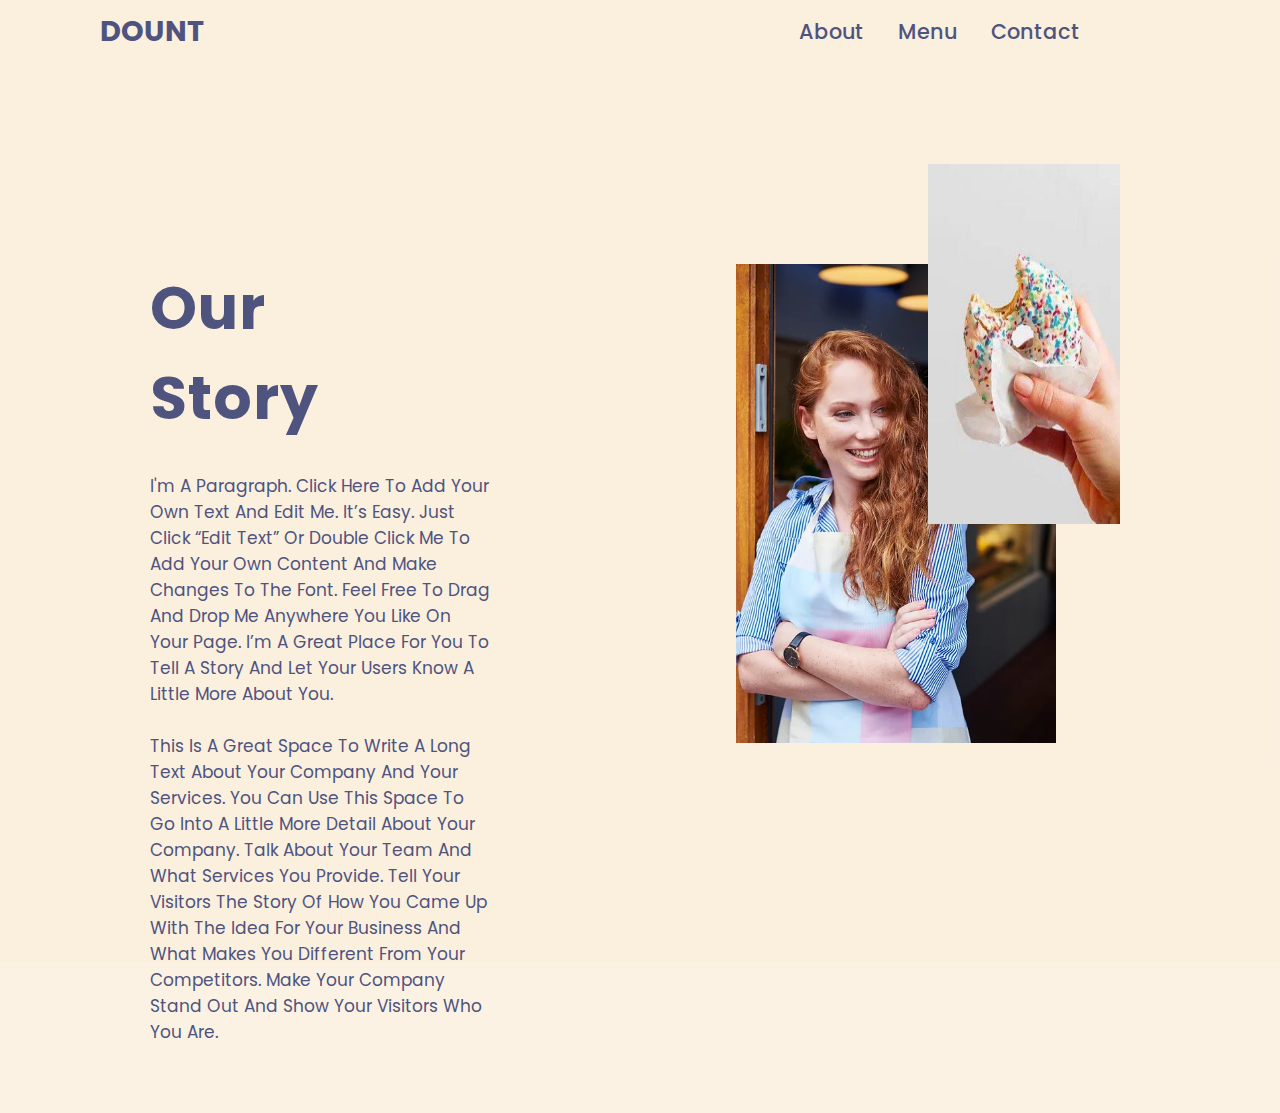
<file: inabout.html>
<html lang="en">
<head>
    
    <title> Reema </title>
    <link rel="stylesheet" href="css/style.css">
</head>
<body>
      <!-- الشريط الاعلى -->
      <header>
        <a href="index.html" class="logo"> dount </a>
        <nav class="navigation">
          <a href="inabout.html">About</a>
          <a href="inmenu.html">Menu</a>
          <a href="inContact.html">Contact</a>
        </nav>
      </header>
    <div id="ab">
   <div class="prgh">
    <h2>Our Story</h2>
    <p>
        

I'm a paragraph. Click here to add your own text and edit me. It’s easy. Just click “Edit Text” 
or double click me to add your own content and make changes to the font. Feel free to drag and drop me 
anywhere you like on your page. I’m a great place for you to tell a story and let your users know a little more about you. 
<br>
<br>
This is a great space to write a long text about your company and your services. You can use this space to go into a little more 
detail about your company. Talk about your team and what services you provide. Tell your visitors the story of how you came up 
with the idea for your business and what makes you different from your competitors. Make your
company stand out and show your visitors who you are.
    </p>
   </div>
   <div class="imgab">
    <img src="img/GettyImages.jpg" alt="">
    <img src="img/WA0015.jpg" alt="" id="im">
   </div>
    </div>
</file>
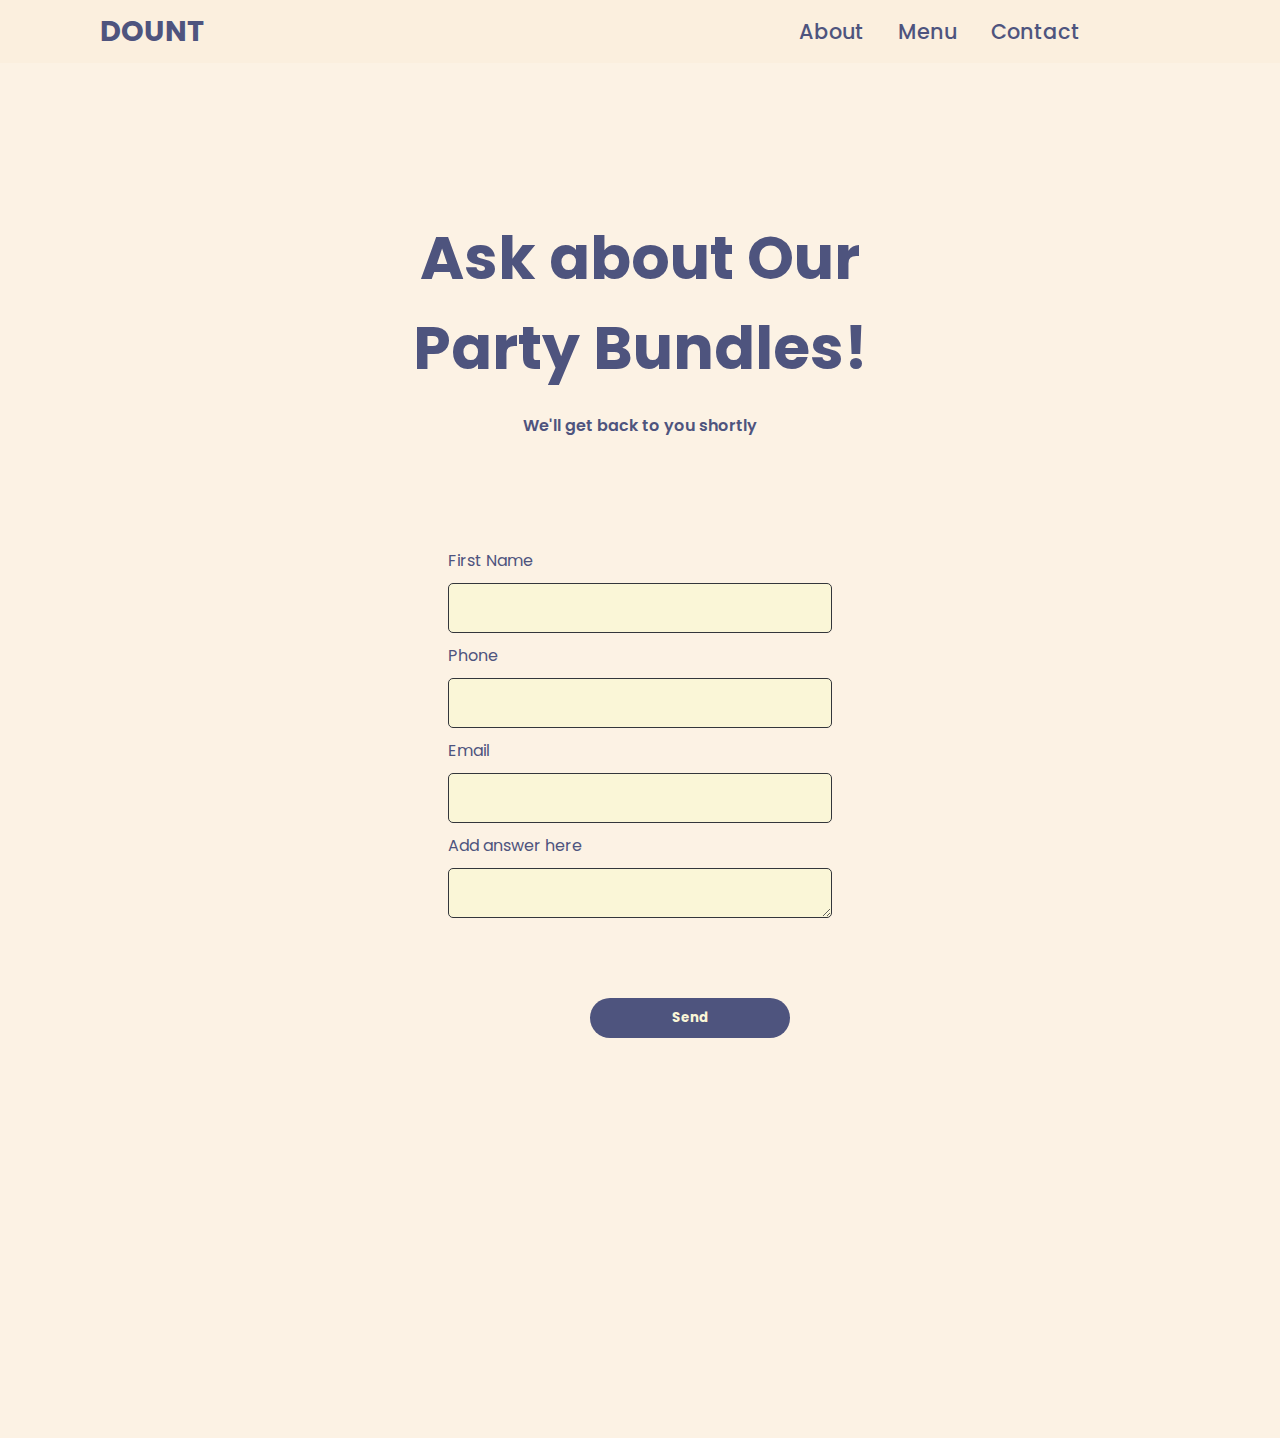
<file: inContact.html>
<html lang="en">
<head>


    <title> Reema </title>
    <link rel="stylesheet" href="css/style.css">
</head>
<body>
     <!-- الشريط الاعلى -->
     <header>
        <a href="index.html" class="logo"> dount </a>
        <nav class="navigation">
          <a href="inabout.html">About</a>
          <a href="inmenu.html">Menu</a>
          <a href="inContact.html">Contact</a>
        </nav>
      </header>


    <div id="cn">
        <h1>Ask about Our <br> Party Bundles!</h2>
        <p>We'll get back to you shortly</p>
    </div>
    
    <form>
        <div>
             <label for="fn">First Name</label>
             <input id="fn" type="text" required>
        </div>
     

        <div>
             <label for="pn">Phone</label>
             <input id="pn" type="tel" required >
        </div>
        
     
     


        <div>
            <label for="email">Email</label required>
            <input id="email" type="email">
        </div>
        <div>
            <label for="me">Add answer here</label>
            <textarea name="message" id="me" cols="60" rows="5" required></textarea>
       </div>
        <input class="button" type="submit" value="Send">

    </form>



    <div class="cnp">

    </div>
</file>
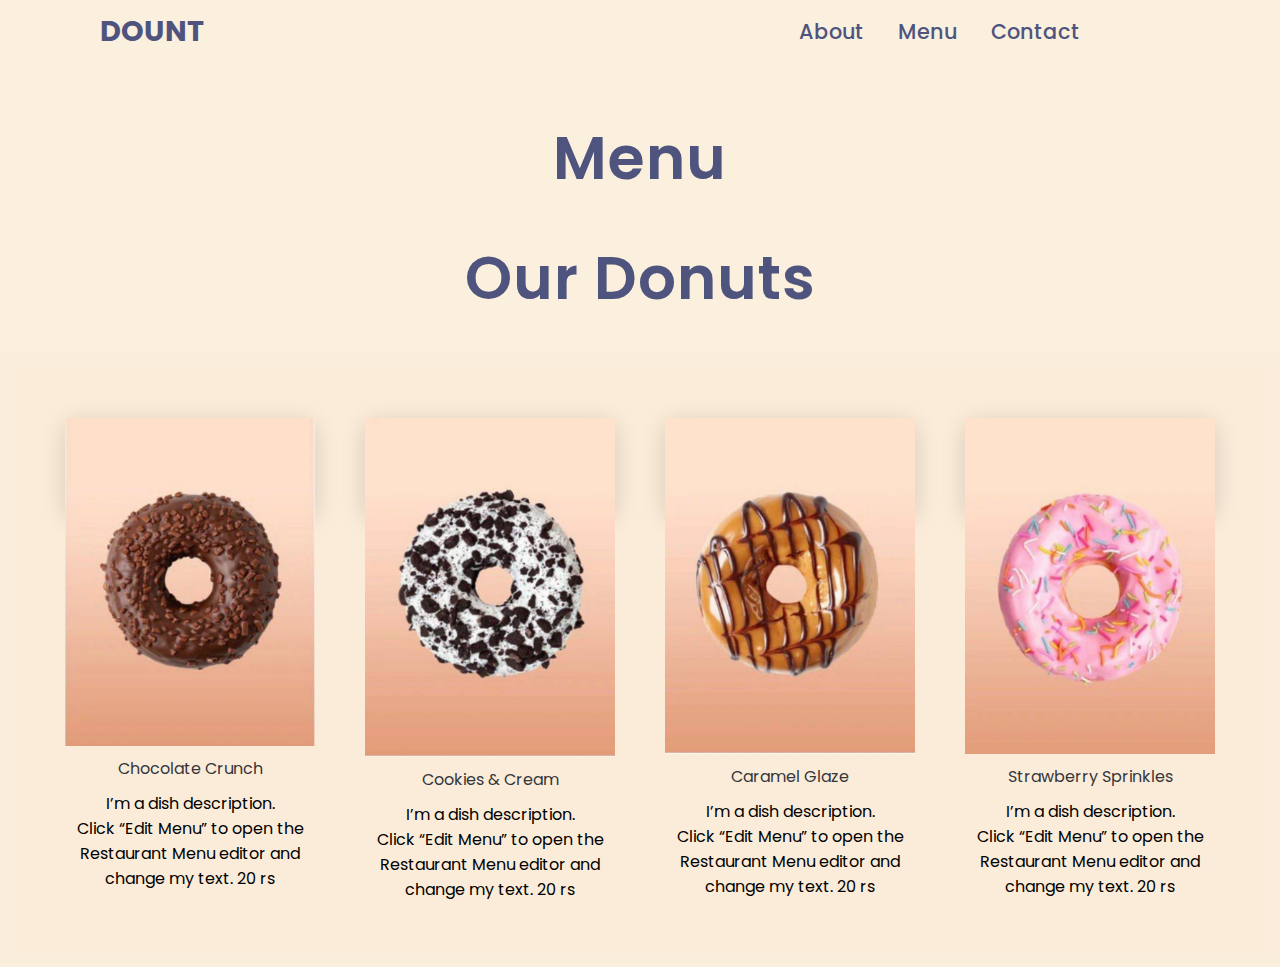
<file: inmenu.html>
<html lang="en">
<head>
    <title> Reema </title>
    <link rel="stylesheet" href="css/style.css">
</head>
<body>
      <!-- الشريط الاعلى -->
      <header>
        <a href="index.html" class="logo"> dount </a>
        <nav class="navigation">
          <a href="inabout.html">About</a>
          <a href="inmenu.html">Menu</a>
          <a href="inContact.html">Contact</a>
        </nav>
      </header>
  <!-- القائمة   -->

    <section class="cards" id="services">
      <h4  class="title">Menu</h4>
      <h4 style="padding: 0;" class="title">Our Donuts</h4>
      <div class="dountsr">
        <div class="card">
          <div class="dount">
            <img src="img/شوكولاته.jpg" alt="error" />
            <h3>Chocolate Crunch</h3>
            <p>I’m a dish description.<br>
              Click “Edit Menu” to open the Restaurant Menu editor and change my text.
              20 rs
          </div>

          <div class="dount">
            <img src="img/اوريو.jpg" alt="error" />
            <h3>Cookies & Cream</h3>
            <p>I’m a dish description.<br>
              Click “Edit Menu” to open the Restaurant Menu editor and change my text.
              20 rs
          </div>

          <div class="dount">
            <img src="img/كرميل.jpg" alt="error" />
            <h3>Caramel Glaze</h3>
            <p>I’m a dish description.<br>
              Click “Edit Menu” to open the Restaurant Menu editor and change my text.
              20 rs
          </div>

          <div class="dount">
            <img src="img/فرولة.jpg" alt="error" />
            <h3>Strawberry Sprinkles</h3>
            <p>I’m a dish description.<br>
              Click “Edit Menu” to open the Restaurant Menu editor and change my text.
              20 rs
          </div>
        </div>
      </div>
    </section>
</file>
<file: css/style.css>
@import url('https://fonts.googleapis.com/css2?family=Poppins:ital,wght@0,100;0,200;0,300;0,400;0,500;0,600;0,700;0,800;0,900;1,100;1,200;1,300;1,400;1,500;1,600;1,700;1,800;1,900&display=swap');

*{
  font-family: 'Poppins', sans-serif;
  margin: 0;
  padding: 0;
  box-sizing: border-box;
}
body {
  background-color:rgba(250, 235, 215, 0.663);

}
header {
  background-color:rgba(250, 235, 215, 0.445);
  width: 100%;
  display: flex; /*يكون بصف واحد*/
  justify-content: space-between; /*يبعد اللوقو عن الباقي*/
  align-items: center; /*يخليه بالنص*/
  padding: 10px 200px 10px 100px;
  z-index: 999; /*مايغطي عليه شي*/
}

.logo {
   text-decoration: none; /*يشيل  الخط */
  color: #4e547e;
  text-transform: uppercase;
  font-weight: 700;
  font-size: 1.8em;
}

.navigation a {
  color: #4e547e;
  text-decoration: none;
  font-weight: 500;
  font-size: 1.3em;
  padding-left: 30px; /*تباعد مابينهم*/
}
.navigation a:hover {
  color: #a21c1c;
}



.main {
  width: 100%;
  min-height: 100vh;
  padding-top: 80px;
padding-bottom: 50px;
text-align: center;
background-color:rgba(250, 235, 215, 0.445);
z-index: 999;
}
.main h4 {
   border-bottom: 1px solid black; /*تقوم بعمل حدود او خط تحت العنصر */
padding-bottom: 50px; 
}

.imgbakc {
width: 90%;
height: 60%;
margin: auto;
background-image: url(IMG-20231211-WA0013.jpg) ;
background-attachment: fixed;
background-repeat: no-repeat;
background-position: center ;
background-size: cover;
}
h2,h4 {
  display: flex;
  justify-content: center;
  color: #4e547e;
  font-size: 1.5em;
  font-weight: 600;
  letter-spacing: 1px;
}
.main h3 {
 
  color: #4e547e;
  font-size: 60px;
  font-weight: 600;
  letter-spacing: 1px; /*مسافة بين الحروف*/
  padding: 50px 0; 
  text-align: center;
}


.title{
 text-align: center;    /* تقوم بوضع النص في الوسط */
  color: #4e547e;
  font-size: 60px;
  font-weight: 600;
  margin-bottom: 30px;
  padding-top: 50px;
}
.dountsr {
  display: flex; /* كون بصف واحد*/
  justify-content: center;
  flex-direction: row;
  flex-wrap: wrap;
  background-color:rgba(250, 235, 215, 0.445);

}
.cards {
  width: 100%;
  height: 100vh;
  background-color:rgba(250, 235, 215, 0.445);
}
.card {
background-color: #fff;
display: flex;
  width: 100%;

  padding: 25px;
  margin: 15px ;
  background-color:rgba(250, 235, 215, 0.445);

}

.dount {
  width: 23%;
  height: 18%;
  box-shadow: 0 5px 25px rgba(1 1 1 / 15%); /*تقوم بعمل ظل للعنصر*/
  border-radius: 10px;
  transition: 0.7s ease;
margin: 25px;
text-align: center; /*يخليه بالنص*/

}
.dount:hover {
  transform: scale(1.1);
}
.dount img{
  width: 100%;

}
.dount h3 {
  color: #33363b;
  font-size: 1em;
  font-weight: 400;
  margin: 10px;
}
.card2 {
  width: 100%; 
  height: 100vh;
  background-color:rgba(250, 235, 215, 0.445);
  border-bottom: 1px solid black; /*تقوم بعمل حدود او خط تحت العنصر */

}
.card2 h1 {
  font-size: 60px;
  text-align: center;
  padding-top: 100px;
  color: #4e547e;
}
.card2 .w1 {
  display: flex; /*كون بصف واحد*/
  justify-content: space-around;
  align-items: center;
  margin-top: 150px;
}
.card2 .hg {
  text-align: center; /*يخليه بالنص*/
  font-size: 25px; 
  color: #4e547e;
  margin-left: 100px;
}
 .list {
  width: 100%; 
  height: 100%;
  background-color:rgba(250, 235, 215, 0.445);

  }
  .list ul {
    list-style-type: none; /*  تقوم بحذف النقاط التي على القائمة*/
    width: 60%;
    height: 60%;
    margin: auto;
    text-align: center; /*خليه بالنص*/
    padding-top: 100px;
    line-height: 2; /*يعمل مسافة بين الاسطر*/

  }
  ul .one {
    font-size: 40px;
    color: #4e547e;
    padding-top: 100px;
    padding-bottom: 30px;
  }
  ul li {
    font-size: 20px;
    font-weight: 400;
  }
  ul a {
    padding: 10px 30px;
    text-decoration: none; 
    background-color: #4e547e;
    color: #fff;
    margin-top: 50px;
    display: inline-block;
    border-radius: 25px;
  }

  /* قسم عنا */

  #ab {
    width: 100%;
    height: 100%;
    padding-top: 150px;
    background-color:rgba(250, 235, 215, 0.445);
color: #4e547e;
display: flex;

  }
  #ab .prgh {
    width: 50%;
    padding: 20px 150px;
  }
  .prgh h2 {
    font-size: 60px;
    font-weight: 700;
    padding: 30px 150px 30px 0;
    text-transform: capitalize;  /*تقوم بتحويل اول حرف للكلمة بحرف كبير*/
    width: 100%;
  }
  .prgh p {
    font-size: 17px;
    text-transform: capitalize;  /*تقوم بتحويل اول حرف للكلمة بحرف كبير*/

  }
  .imgab {
    width: 50%;
    position: relative;
    height: 100vh;
  }
  .imgab img {
    width: 50%;
margin-left: 15%;
margin-top: 8%;
  }
  .imgab #im {
    width: 30%;
    height: 40%;
    position: absolute;
    right: 160px;
    top: -100px;
  }
  #cn {
    width: 100%;
    height: 100hv; 
    padding-top: 150px;
  }
  #cn h1 {
    width: 100%;
    text-align: center; /*خليه بالنص*/
    font-size: 60px; /* تعمل حجم للخط*/
    color: #4e547e;
  }
  #cn p {
    text-align: center; /*خليه بالنص*/
    color: #4e547e;
font-weight: 600;
padding-top: 20px;
  }
  form {
    width: 50%;
    height: 100vh;

    margin: auto;
    margin-top: 100px;
  }
  form div {
    width: 60% ;
    margin: auto;
    display: flex;
    flex-direction: column;
  }
  form div input , textarea {
    width: 100%;
    height: 50px;
    outline: none;
    border: 1px solid #33363b;
    border-radius: 5px;
    background-color:rgb(250, 246, 215);
    padding-left: 20px;

  }
  form .button {
    width: 200px;
    height: 40px;
    background-color: #4e547e;
    margin: 80px 0 0 270px;
    border: none;
    border-radius: 20px;
    color: rgb(250, 246, 215);
    font-weight: 700;

  }
  form label {
    padding-bottom: 10px;
    padding-top: 10px;
    color: #4e547e;
  }
</file>
